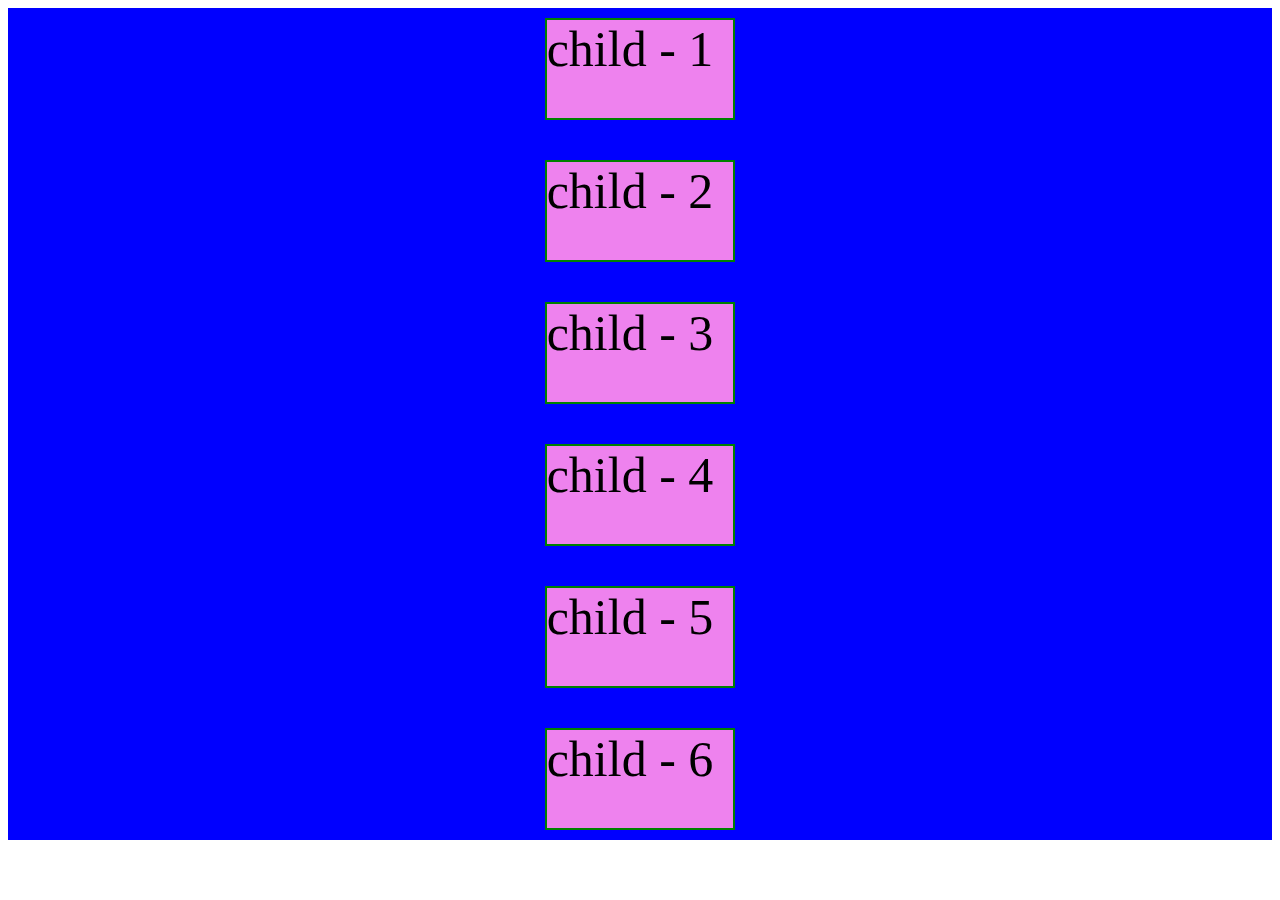
<file: Basic flex/index.html>
<!DOCTYPE html>
<html lang="en">
<head>
    <meta charset="UTF-8">
    <meta name="viewport" content="width=device-width, initial-scale=1.0">
    <title>Basic flex</title>
    <link rel="stylesheet" href="style/flex.css">
</head>
<body>
    <section class="parent" >

        <div class="child">child - 1</div>
        <div class="child">child - 2</div>
        <div class="child">child - 3</div>
        <div class="child">child - 4</div>
        <div class="child">child - 5</div>
        <div class="child">child - 6</div>
    </section>
</body>
</html>
</file>
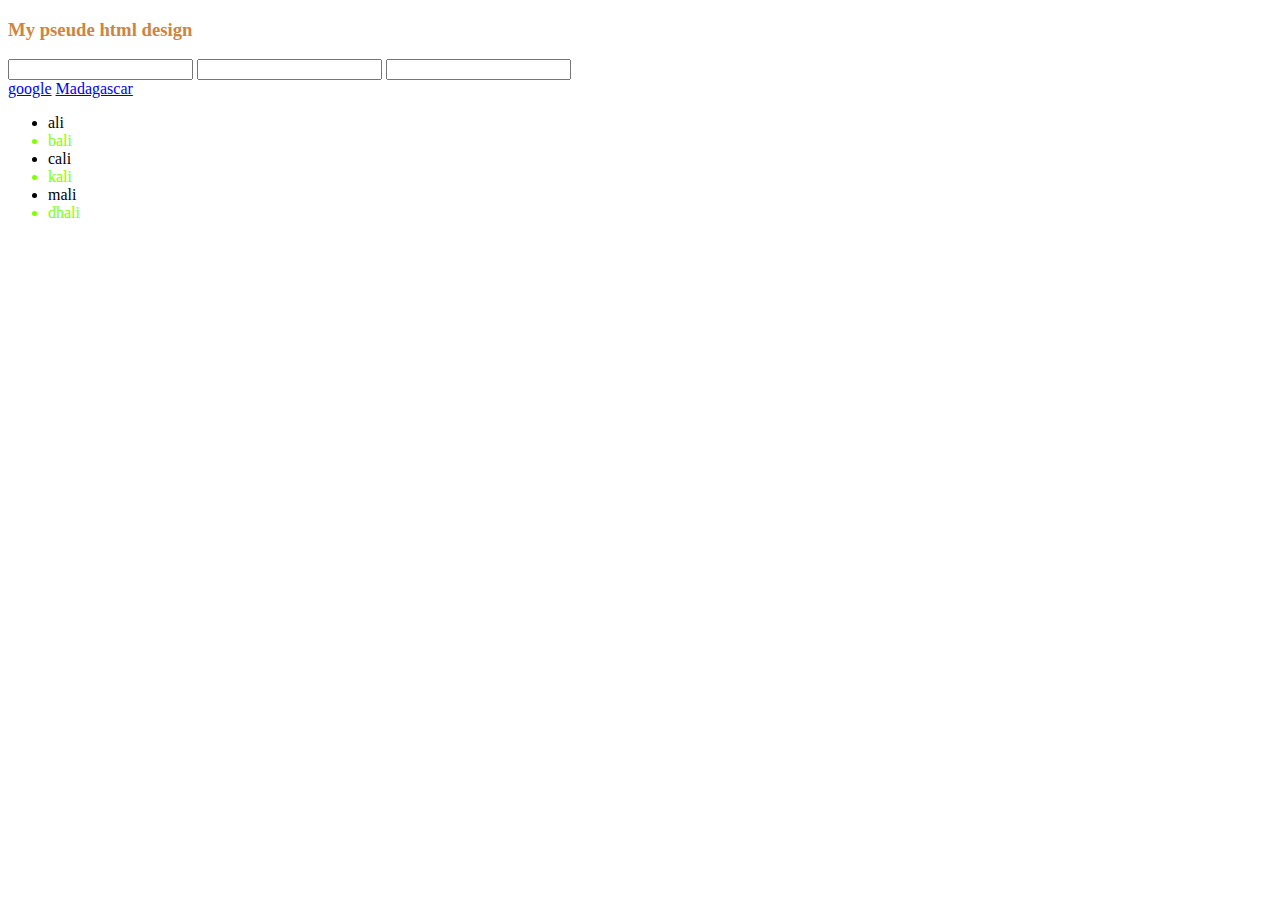
<file: pseudo-positon/pseudo.html>
<!DOCTYPE html>
<html lang="en">
<head>
    <meta charset="UTF-8">
    <meta name="viewport" content="width=device-width, initial-scale=1.0">
    <title>pseude design</title>
    <style>
        h3{
            color: peru;
        }
        /* hover means mouse over */
        h3:hover{
            color: tomato;
        }
        input:focus{
            color: blue;
            padding-left: 20px;
            outline: 0;
        }
        a:visited{
            color: black;
        }
        li:nth-child(2n){
            color: chartreuse;
        }
      
    </style>
</head>
<body>
    <h3>My pseude html design</h3>
    <input type="text">
    <input type="text">
    <input type="text">
    <br>
    <a href="https://www.google.com/">google</a>
    <a href="https://www.britannica.com/place/Madagascar">Madagascar</a>

    <ul>
        <li>ali</li>
        <li>bali</li>
        <li>cali</li>
        <li>kali</li>
        <li>mali</li>
        <li>dhali</li>
    </ul>
    
</body>
</html>
</file>
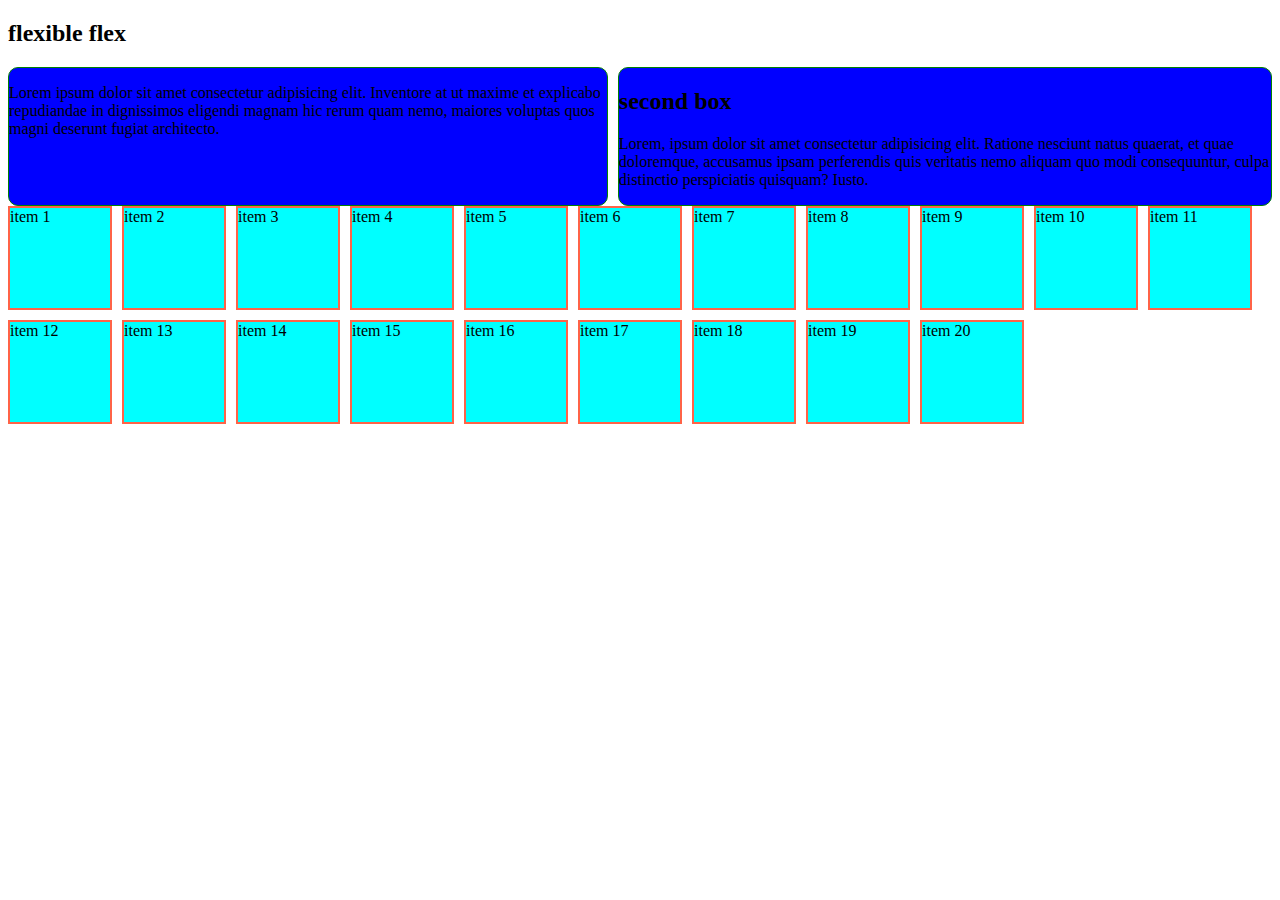
<file: simple responsive example/flex.html>
<!DOCTYPE html>
<html lang="en">
<head>
    <meta charset="UTF-8">
    <meta name="viewport" content="width=device-width, initial-scale=1.0">
    <title>simple resposnsive</title>
    <style>
        .contrainer {
            display: flex;
          gap: 10px;
        }
        .box{
            background-color: blue;
            border: 1px solid green;
            border-radius: 10px;
        }
        .contrainer2{
            display: flex;
            gap: 10px;
            flex-wrap: wrap;
        }
        .item{
            height: 100px;
            width: 100px;
            background-color: aqua;
            border: 2px solid tomato;
        }
        @media screen and (max-width: 576px) {
          .contrainer{
            flex-direction: column;
          }  
        }
    </style>
</head>
<body>
    <h2>flexible flex</h2>
    <div class="contrainer">
        <div class="box">
            <p>Lorem ipsum dolor sit amet consectetur adipisicing elit. Inventore at ut maxime et explicabo repudiandae in dignissimos eligendi magnam hic rerum quam nemo, maiores voluptas quos magni deserunt fugiat architecto.</p>
        </div>
        
        <div class="box">
              <h2>second box</h2>
              <p>Lorem, ipsum dolor sit amet consectetur adipisicing elit. Ratione nesciunt natus quaerat, et quae doloremque, accusamus ipsam perferendis quis veritatis nemo aliquam quo modi consequuntur, culpa distinctio perspiciatis quisquam? Iusto.</p>
        </div>
    </div>
    <div class="contrainer2">
        <div class="item">item 1</div>
        <div class="item">item 2</div>
        <div class="item">item 3</div>
        <div class="item">item 4</div>
        <div class="item">item 5</div>
        <div class="item">item 6</div>
        <div class="item">item 7</div>
        <div class="item">item 8</div>
        <div class="item">item 9</div>
        <div class="item">item 10</div>
        <div class="item">item 11</div>
        <div class="item">item 12</div>
        <div class="item">item 13</div>
        <div class="item">item 14</div>
        <div class="item">item 15</div>
        <div class="item">item 16</div>
        <div class="item">item 17</div>
        <div class="item">item 18</div>
        <div class="item">item 19</div>
        <div class="item">item 20</div>
    </div>
</body>
</html>
</file>
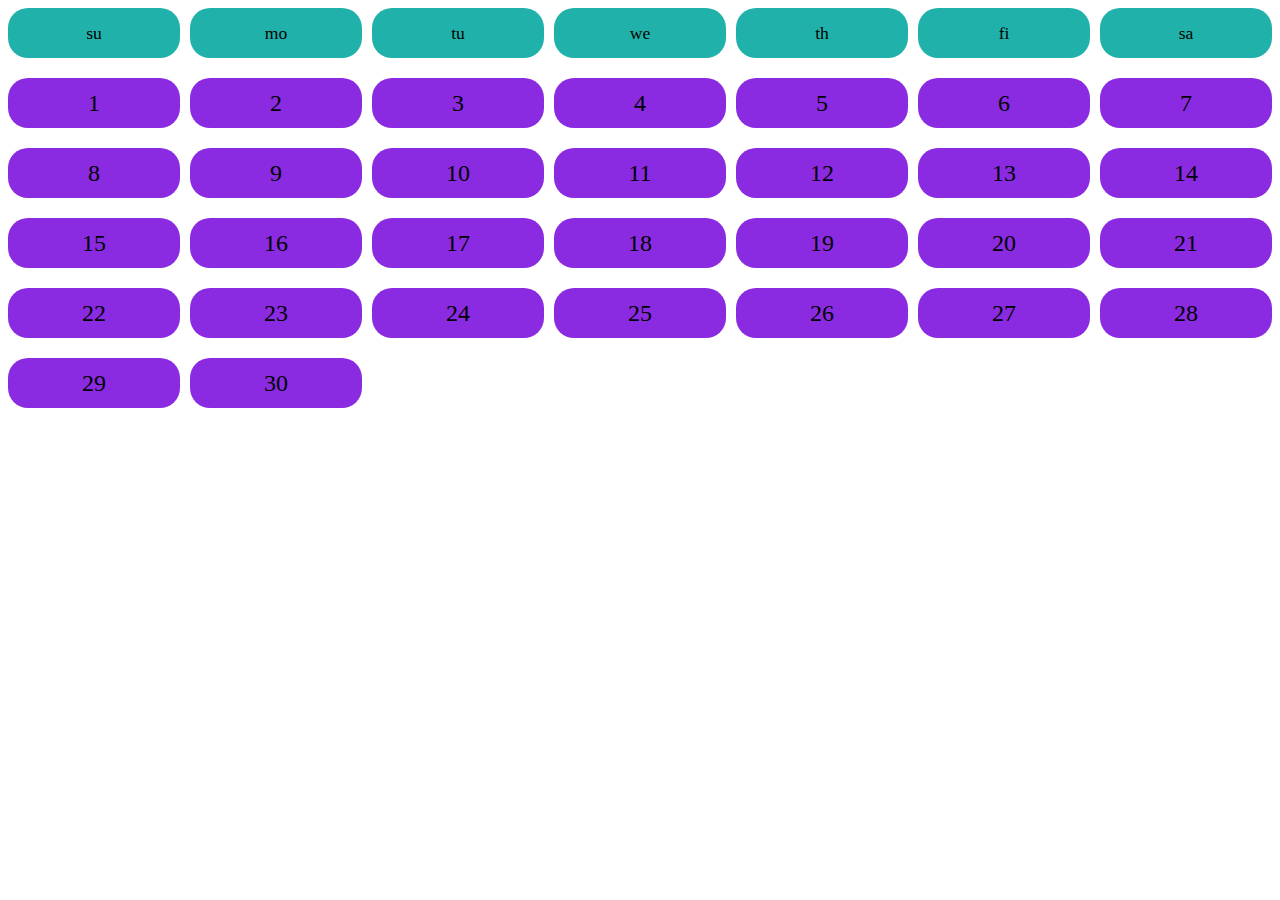
<file: simple responsive/calender.html>
<!DOCTYPE html>
<html lang="en">
<head>
    <meta charset="UTF-8">
    <meta name="viewport" content="width=device-width, initial-scale=1.0">
    <title>calender</title>
    <style>
        .calender{
            display: grid;
            grid-template-columns: repeat(7, 1fr);
            row-gap: 20px;
            column-gap: 10px;
           
        }
        .date, .day{
            display: flex;
            background-color: blueviolet;
            border-radius: 20px;
            height: 50px;
            justify-content: center;
            align-items: center;
            font-size: 1.5em;
        }
        .day{
            background-color: lightseagreen;
            font-size: 1.1em;
        }
    </style>
</head>
<body>
    <div class="calender">
        <div class="day">su</div>
        <div class="day">mo</div>
        <div class="day">tu</div>
        <div class="day">we</div>
        <div class="day">th</div>
        <div class="day">fi</div>
        <div class="day">sa</div>
        <div class="date">1</div>
        <div class="date">2</div>
        <div class="date">3</div>
        <div class="date">4</div>
        <div class="date">5</div>
        <div class="date">6</div>
        <div class="date">7</div>
        <div class="date">8</div>
        <div class="date">9</div>
        <div class="date">10</div>
        <div class="date">11</div>
        <div class="date">12</div>
        <div class="date">13</div>
        <div class="date">14</div>
        <div class="date">15</div>
        <div class="date">16</div>
        <div class="date">17</div>
        <div class="date">18</div>
        <div class="date">19</div>
        <div class="date">20</div>
        <div class="date">21</div>
        <div class="date">22</div>
        <div class="date">23</div>
        <div class="date">24</div>
        <div class="date">25</div>
        <div class="date">26</div>
        <div class="date">27</div>
        <div class="date">28</div>
        <div class="date">29</div>
        <div class="date">30</div>
    </div>
</body>
</html>
</file>
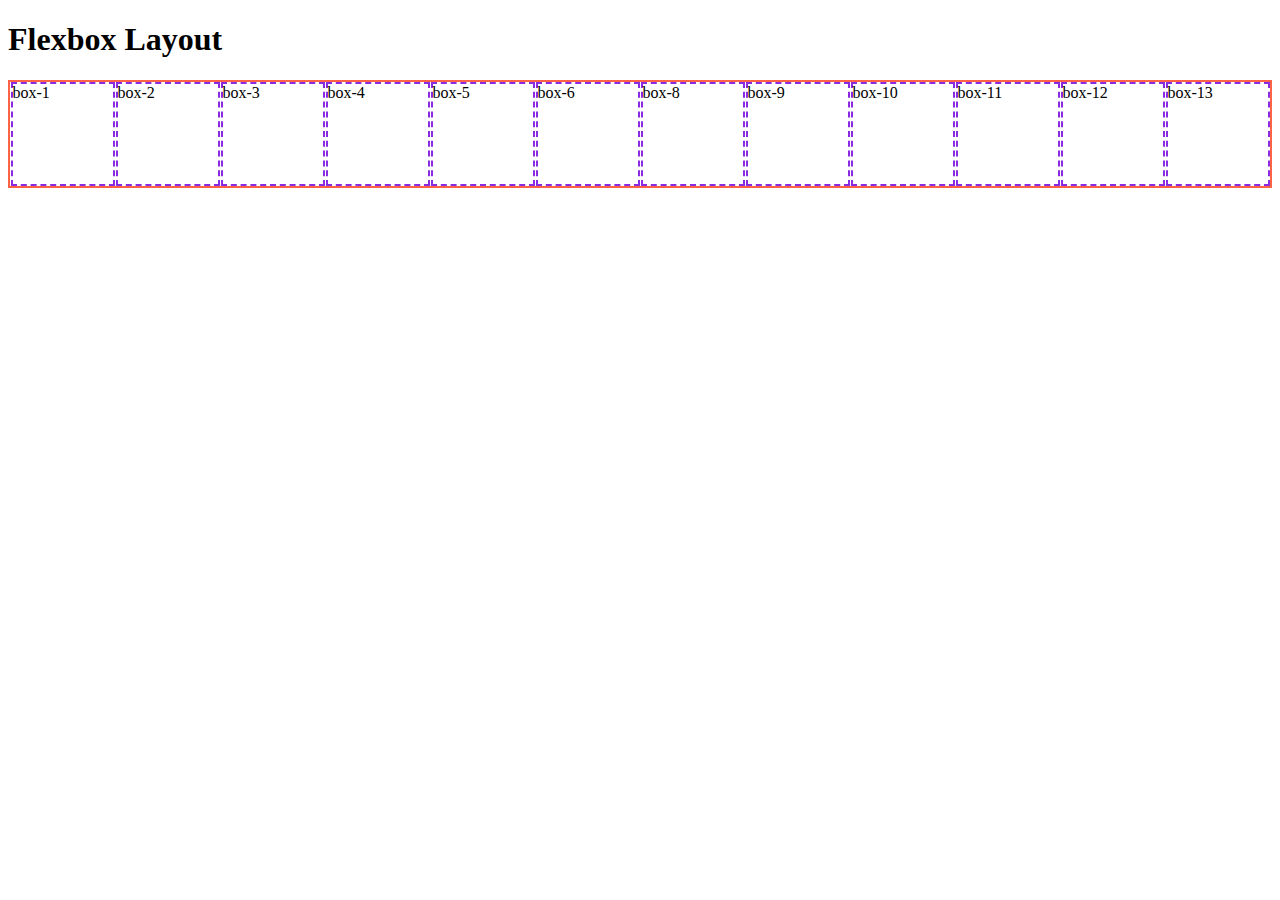
<file: simple responsive/flexbox.html>
<!DOCTYPE html>
<html lang="en">
<head>
    <meta charset="UTF-8">
    <meta name="viewport" content="width=device-width, initial-scale=1.0">
    <title>Flexbox</title>
    <style>
        .contrainer{
            border: 2px solid tomato;
            display: flex;
            justify-content: space-around;
            flex-wa
        }
        .box{
            height: 100px;
            width: 100px;
            border: 2px dashed blueviolet;
        }
    </style>
</head>
<body>
    <h1>Flexbox Layout</h1>
    <div class="contrainer">
        <div class="box">box-1</div>
        <div class="box">box-2</div>
        <div class="box">box-3</div>
        <div class="box">box-4</div>
        <div class="box">box-5</div>
        <div class="box">box-6</div>
        <div class="box">box-8</div>
        <div class="box">box-9</div>
        <div class="box">box-10</div>
        <div class="box">box-11</div>
        <div class="box">box-12</div>
        <div class="box">box-13</div>
    </div>

    
</body>
</html>
</file>
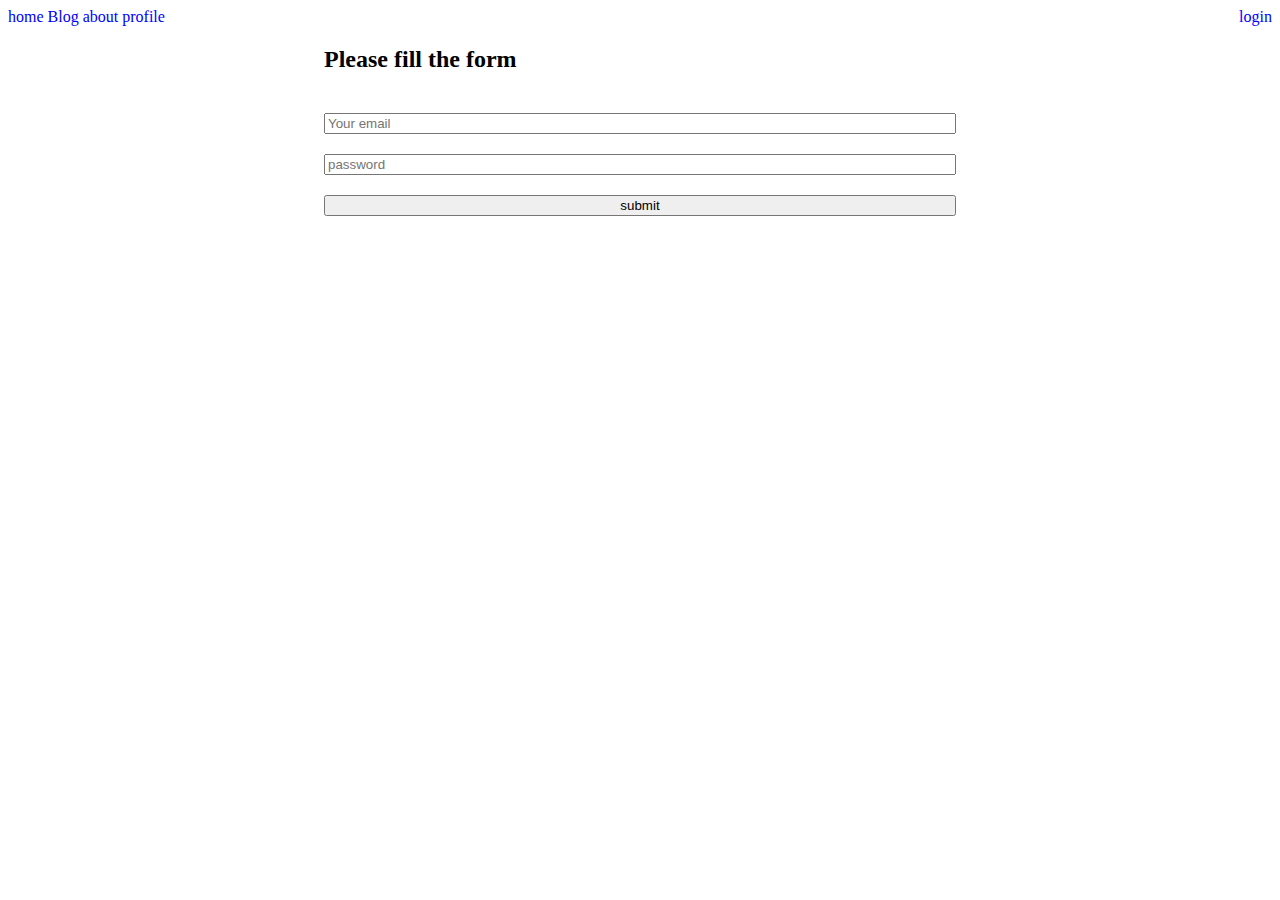
<file: simple responsive/from.html>
<!DOCTYPE html>
<html lang="en">
<head>
    <meta charset="UTF-8">
    <meta name="viewport" content="width=device-width, initial-scale=1.0">
    <title>From</title>
    <style>
        nav{
            display: flex;
            justify-content: space-between;
        }
        nav a{
            color: blue;
            text-decoration: none;
              }
              .login-from{
                display: flex;
                flex-direction: column;
                width: 50%;
              }
              .login-from input{
                display: flex;
               margin-top: 20px;
               
              }
              .login-contrainer{
                display: flex;
                justify-content: center;
                height: 90vh;
              }
    </style>
</head>
<body>
    <nav>
       <div>
        
        <a href="">home</a>
        <a href="">Blog</a>
        <a href="">about</a>
        <a href="">profile</a>
       </div>
        <a href="">login</a>
    </nav>
  <section class="login-contrainer">
    <form class="login-from">
        <h2>Please fill the form</h2>
        <input type="email" name="email" id="" placeholder="Your email"required>
        <input type="password" name="password" id="" placeholder="password" required>
        <input type="submit" value="submit">
    </form>
  </section>
    
</body>
</html>
</file>
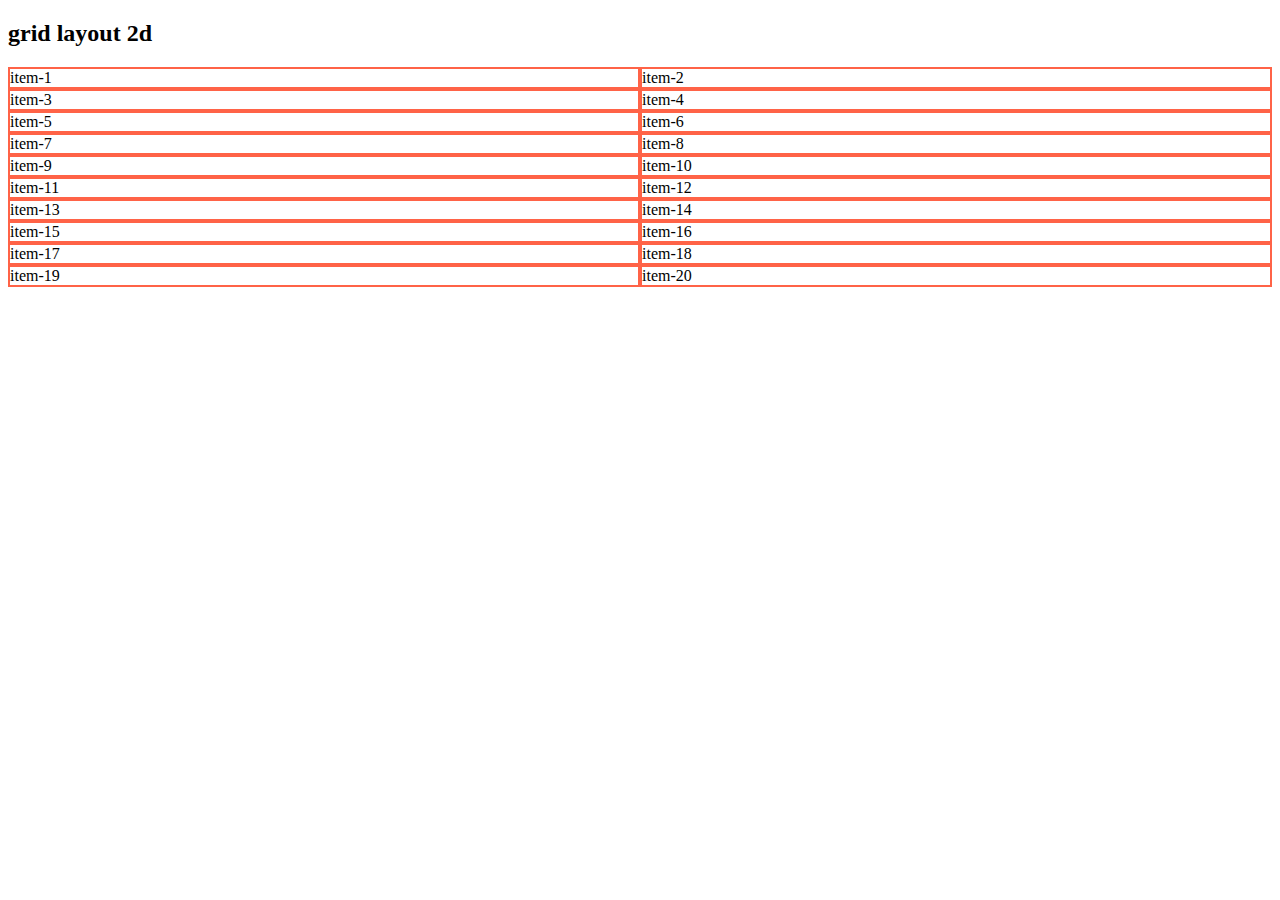
<file: simple responsive/grid.html>
<!DOCTYPE html>
<html lang="en">
<head>
    <meta charset="UTF-8">
    <meta name="viewport" content="width=device-width, initial-scale=1.0">
    <title>Grid Layout</title>
    <style>
        .contrainer{
            display: grid;
    grid-template-columns: 100px 200px;
    grid-template-columns: repeat(2, 9fr); 2fr;
        }
        .item{
            border: 2px solid tomato;
        }
    </style>
</head>
<body>
    <h2>grid layout 2d</h2>
    <div class="contrainer">
        <div class="item">item-1</div>
        <div class="item">item-2</div>
        <div class="item">item-3</div>
        <div class="item">item-4</div>
        <div class="item">item-5</div>
        <div class="item">item-6</div>
        <div class="item">item-7</div>
        <div class="item">item-8</div>
        <div class="item">item-9</div>
        <div class="item">item-10</div>
        <div class="item">item-11</div>
        <div class="item">item-12</div>
        <div class="item">item-13</div>
        <div class="item">item-14</div>
        <div class="item">item-15</div>
        <div class="item">item-16</div>
        <div class="item">item-17</div>
        <div class="item">item-18</div>
        <div class="item">item-19</div>
        <div class="item">item-20</div>
    </div>
</body>
</html>
</file>
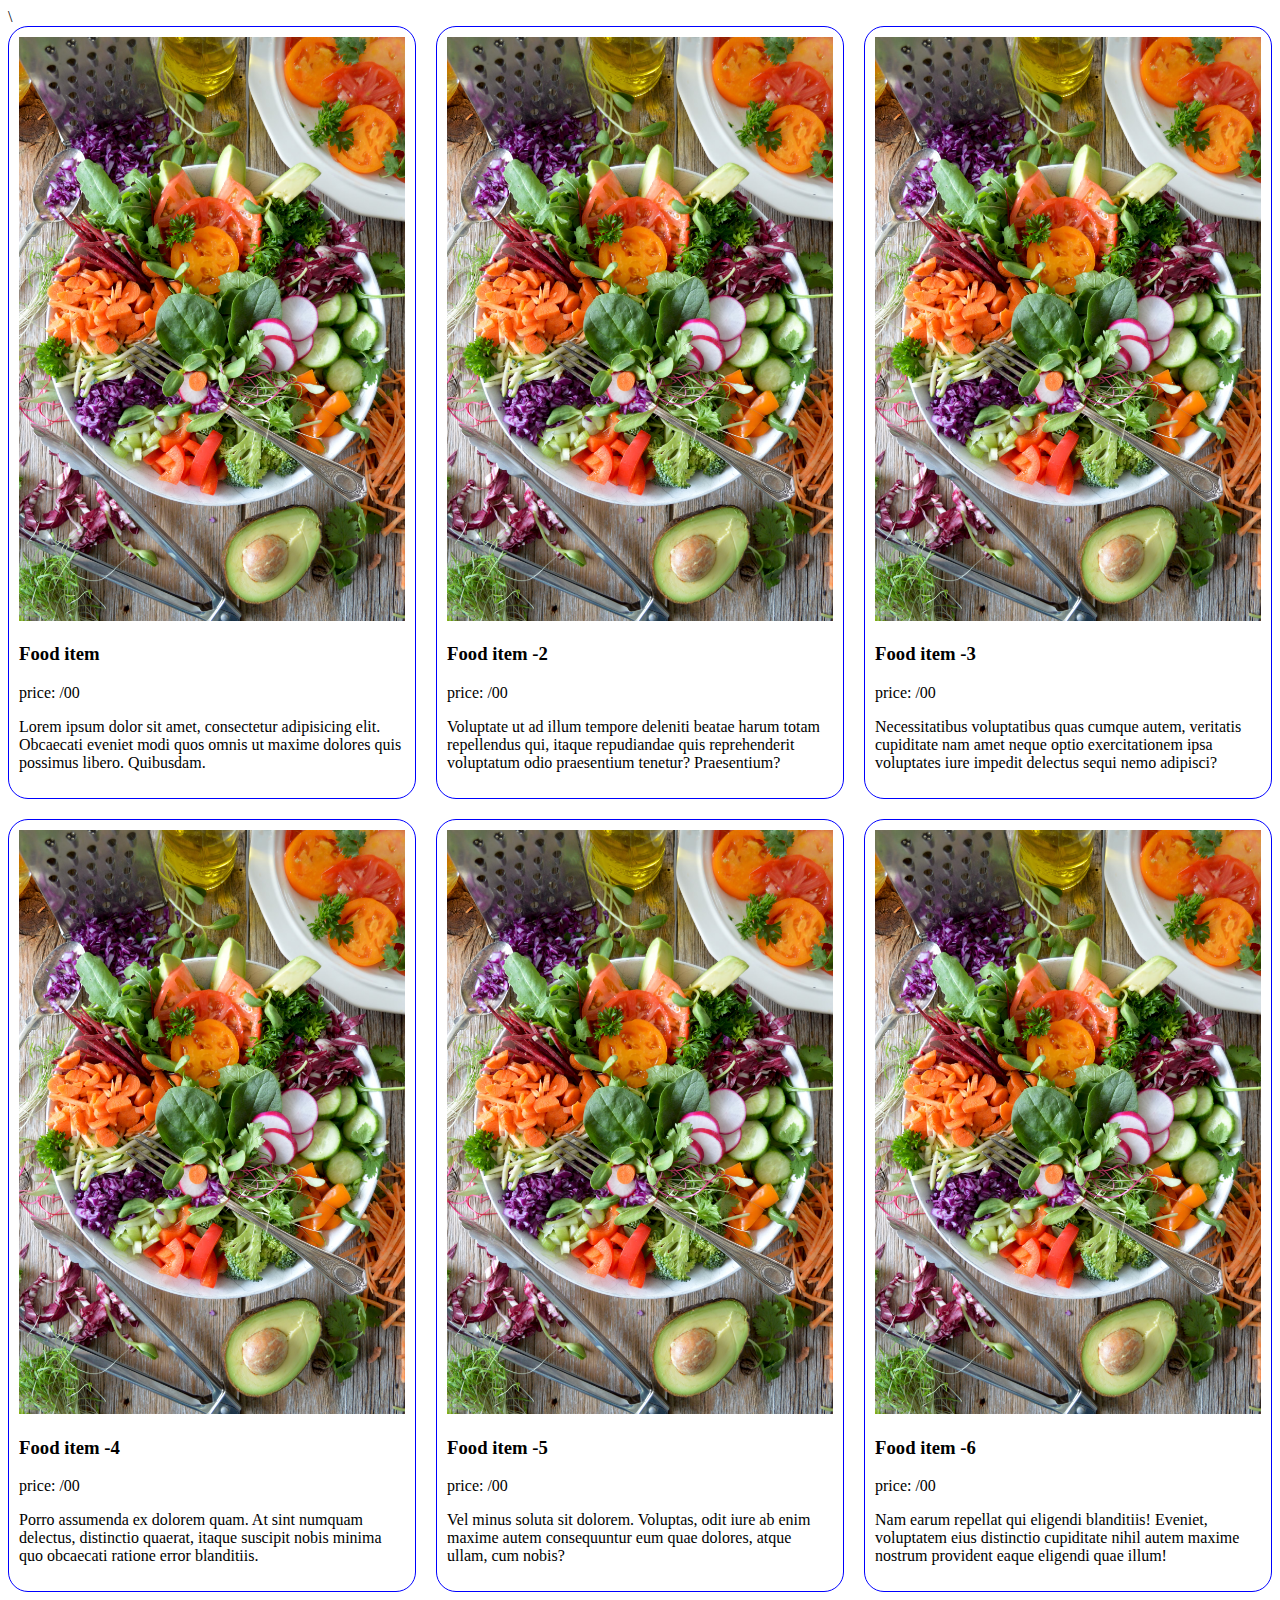
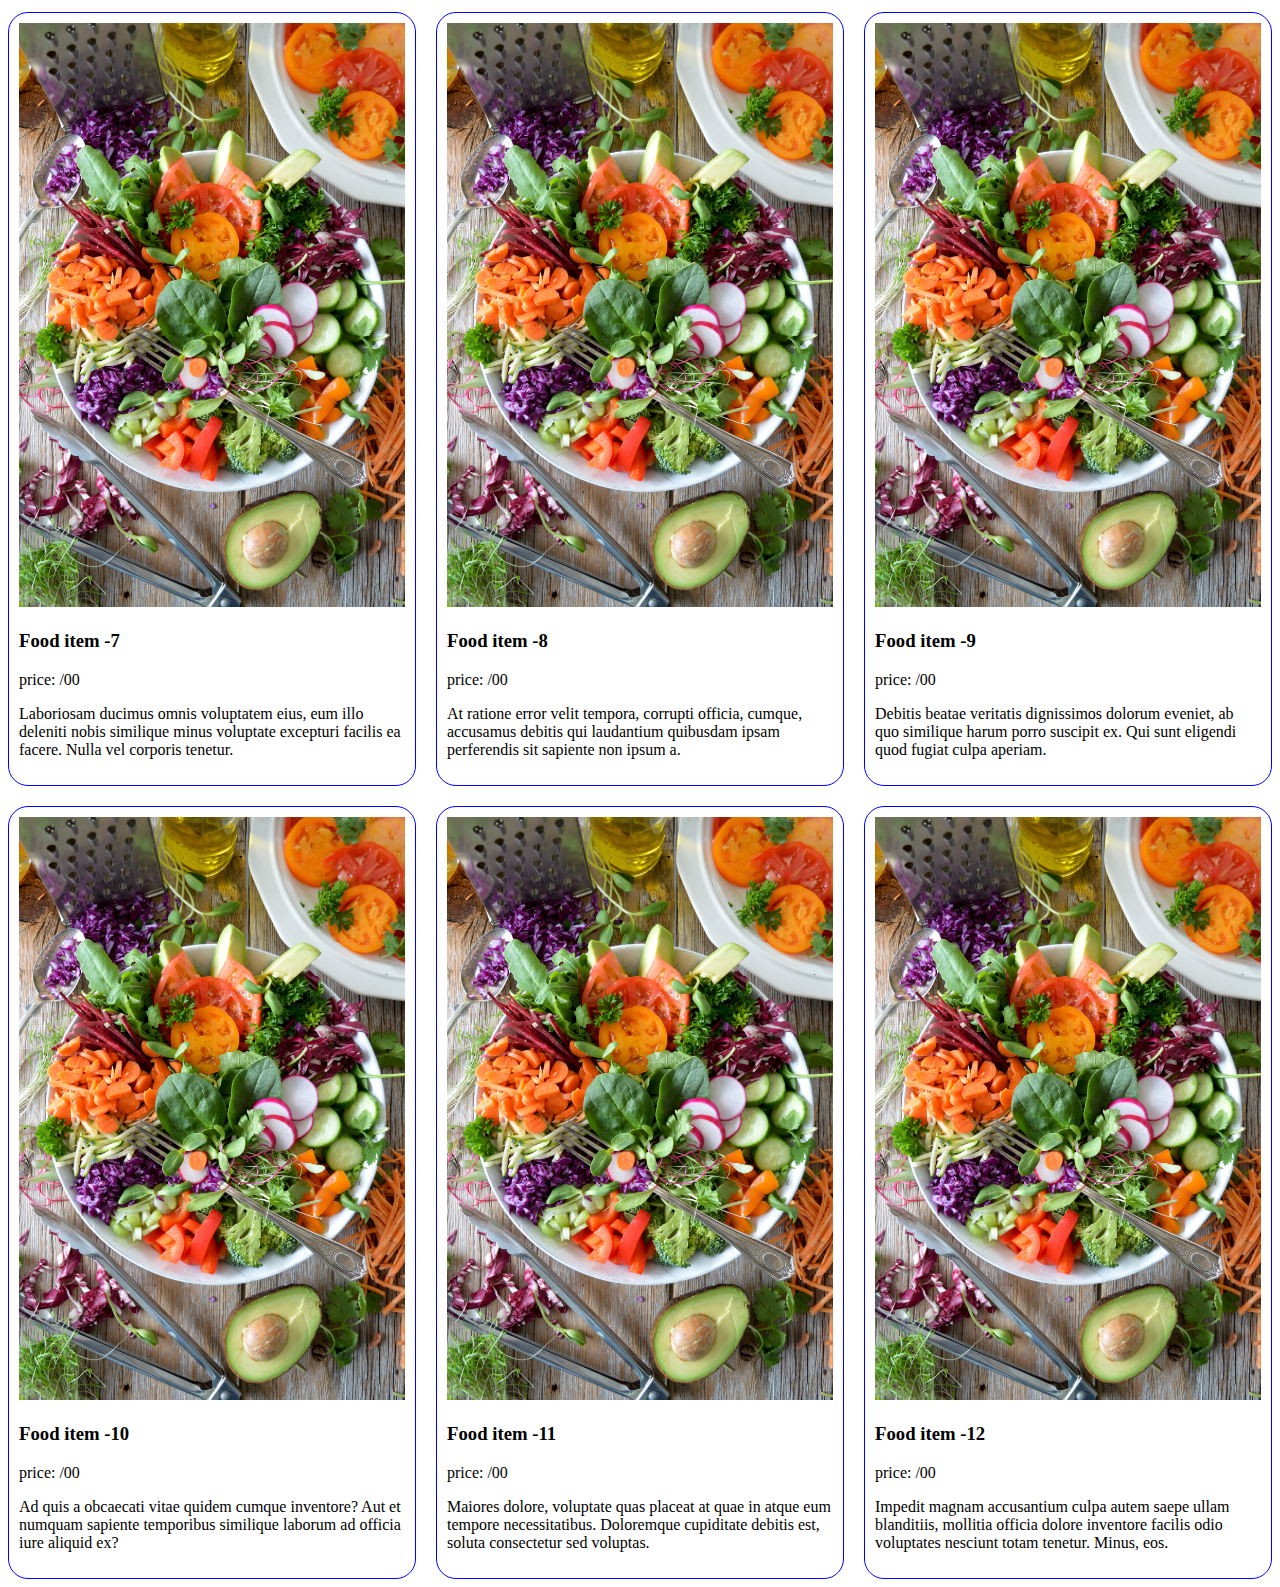
<file: simple responsive/media.html>
<!DOCTYPE html>
<html lang="en">
<head>
    <meta charset="UTF-8">
    <meta name="viewport" content="width=device-width, initial-scale=1.0">
    <title>media html</title>\
    <style>
        .contrainer{
       display: grid;
       grid-template-columns: repeat(3, 1fr);
       gap: 20px;
        }
        .food{
    border: 1px solid blue;
    padding: 10px;
    border-radius: 20px;
        }
        .food img{
            width: 100%;
        }
        @media screen and (max-width:576px) {
        .contrainer{
            grid-template-columns: repeat(1, 1fr);
        }    
        }
    </style>
</head>
<body>
    <!-- .contrainer>.food*12>img[src="image/food.avif"]+h3{Food item -$}+p{price: /00}+p>lorem50 -->
    <div class="contrainer">
        <div class="food">
            <img src="image/food.avif" alt="">
            <h3>Food item</h3>
            <p>price: /00</p>
            <p>Lorem ipsum dolor sit amet, consectetur adipisicing elit. Obcaecati eveniet modi quos omnis ut maxime dolores quis possimus libero. Quibusdam.</p>
        </div>
        <div class="food">
            <img src="image/food.avif" alt="">
            <h3>Food item -2</h3>
            <p>price: /00</p>
            <p>Voluptate ut ad illum tempore deleniti beatae harum totam repellendus qui, itaque repudiandae quis reprehenderit voluptatum odio praesentium tenetur? Praesentium?</p>
        </div>
        <div class="food">
            <img src="image/food.avif" alt="">
            <h3>Food item -3</h3>
            <p>price: /00</p>
            <p>Necessitatibus voluptatibus quas cumque autem, veritatis cupiditate nam amet neque optio exercitationem ipsa voluptates iure impedit delectus sequi nemo adipisci?</p>
        </div>
        <div class="food">
            <img src="image/food.avif" alt="">
            <h3>Food item -4</h3>
            <p>price: /00</p>
            <p>Porro assumenda ex dolorem quam. At sint numquam delectus, distinctio quaerat, itaque suscipit nobis minima quo obcaecati ratione error blanditiis.</p>
        </div>
        <div class="food">
            <img src="image/food.avif" alt="">
            <h3>Food item -5</h3>
            <p>price: /00</p>
            <p>Vel minus soluta sit dolorem. Voluptas, odit iure ab enim maxime autem consequuntur eum quae dolores, atque ullam, cum nobis?</p>
        </div>
        <div class="food">
            <img src="image/food.avif" alt="">
            <h3>Food item -6</h3>
            <p>price: /00</p>
            <p>Nam earum repellat qui eligendi blanditiis! Eveniet, voluptatem eius distinctio cupiditate nihil autem maxime nostrum provident eaque eligendi quae illum!</p>
        </div>
        <div class="food">
            <img src="image/food.avif" alt="">
            <h3>Food item -7</h3>
            <p>price: /00</p>
            <p>Laboriosam ducimus omnis voluptatem eius, eum illo deleniti nobis similique minus voluptate excepturi facilis ea facere. Nulla vel corporis tenetur.</p>
        </div>
        <div class="food">
            <img src="image/food.avif" alt="">
            <h3>Food item -8</h3>
            <p>price: /00</p>
            <p>At ratione error velit tempora, corrupti officia, cumque, accusamus debitis qui laudantium quibusdam ipsam perferendis sit sapiente non ipsum a.</p>
        </div>
        <div class="food">
            <img src="image/food.avif" alt="">
            <h3>Food item -9</h3>
            <p>price: /00</p>
            <p>Debitis beatae veritatis dignissimos dolorum eveniet, ab quo similique harum porro suscipit ex. Qui sunt eligendi quod fugiat culpa aperiam.</p>
        </div>
        <div class="food">
            <img src="image/food.avif" alt="">
            <h3>Food item -10</h3>
            <p>price: /00</p>
            <p>Ad quis a obcaecati vitae quidem cumque inventore? Aut et numquam sapiente temporibus similique laborum ad officia iure aliquid ex?</p>
        </div>
        <div class="food">
            <img src="image/food.avif" alt="">
            <h3>Food item -11</h3>
            <p>price: /00</p>
            <p>Maiores dolore, voluptate quas placeat at quae in atque eum tempore necessitatibus. Doloremque cupiditate debitis est, soluta consectetur sed voluptas.</p>
        </div>
        <div class="food">
            <img src="image/food.avif" alt="">
            <h3>Food item -12</h3>
            <p>price: /00</p>
            <p>Impedit magnam accusantium culpa autem saepe ullam blanditiis, mollitia officia dolore inventore facilis odio voluptates nesciunt totam tenetur. Minus, eos.</p>
        </div>
    </div>
</body>
</html>
</file>
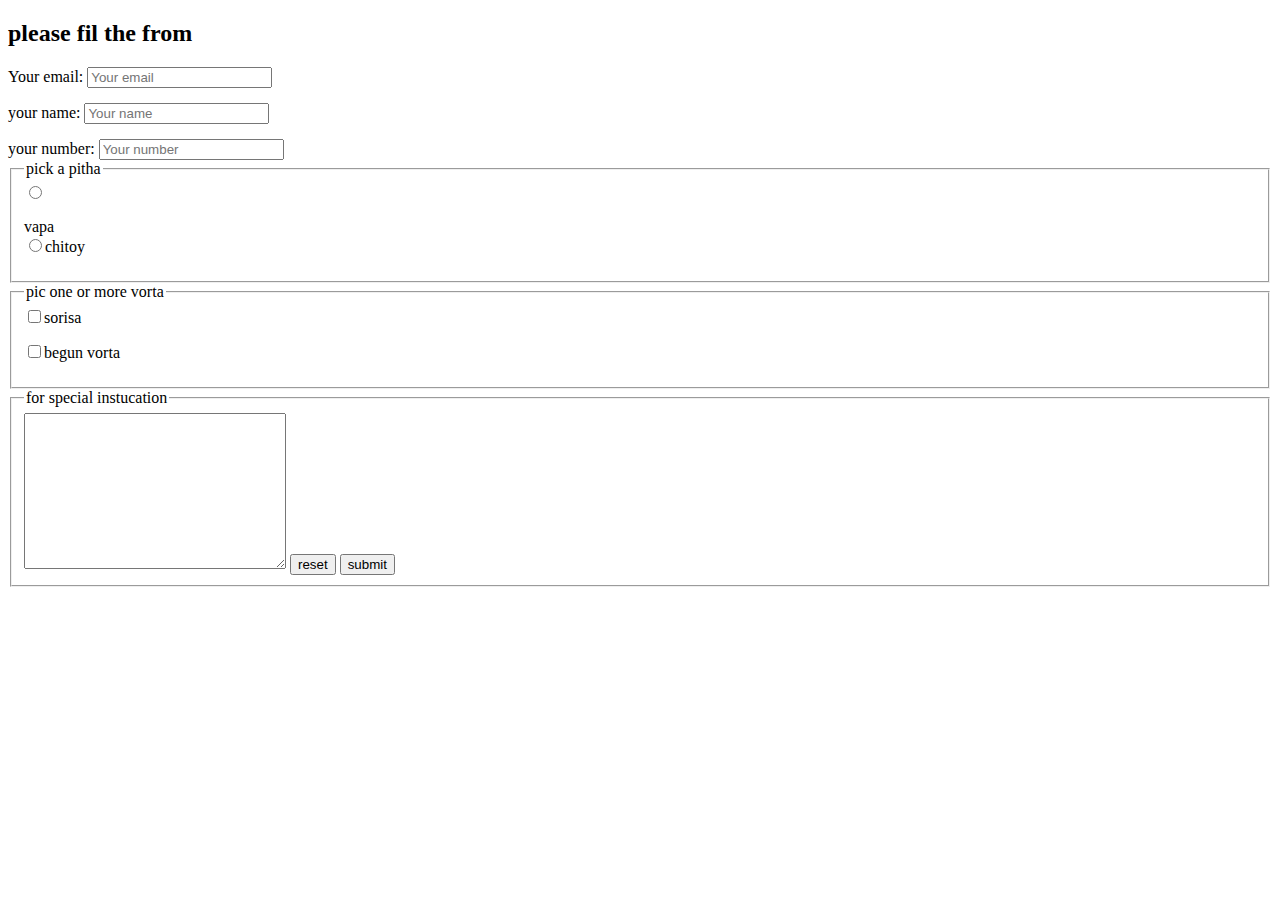
<file: to website/from.html>
<!DOCTYPE html>
<html lang="en">
<head>
    <meta charset="UTF-8">
    <meta name="viewport" content="width=device-width, initial-scale=1.0">
    <title>Pithe puli</title>
    <style>
        label{
            display: block;
            margin-bottom: 15px;
        }
        label>fieldset>legend{
            display: block;
        }
    </style>
</head>
<body>
   <header>
    
   </header>
   <main>
    <section>
        <h2>please fil the from</h2>
        <form>
            <label for="email"></label>Your email:
            <input type="email" name="" id="Your email" placeholder="Your email">
            <label for=""></label> your name:
            <input type="text" placeholder="Your name">
            <label for="phone"></label>your number:
            <input type="number" name="" id="phone number" placeholder="Your number">
            <fieldset>
                <legend>pick a pitha</legend>
                <label for="vapa">
                    <input type="radio" name="pitha" id="vapa">
                </label>vapa
                <label for="chitoy">
                    <input type="radio" name="
                    pithe" id="">chitoy
                </label>
            </fieldset>
            <fieldset>
                <legend>pic one or more vorta</legend>
                <label >
                    <label for="vorta">
                        <input type="checkbox" name="vorta" 
                        id="sorisa">sorisa
                    </label>
                    <label for="vorta">
                        <input type="checkbox" name="vorta" 
                        id="begun vorta">begun vorta
                    </label>
                </label>
            </fieldset>
            <fieldset>
                <legend>for special instucation</legend>
                <textarea name="" id="" cols="30" rows="10"></textarea>
                <input type="reset" value="reset">
                <input type="submit" value="submit">
            </fieldset>
           
        </form>
    </section>

   </main>
   <footer>

   </footer>
</body>
</html>
</file>
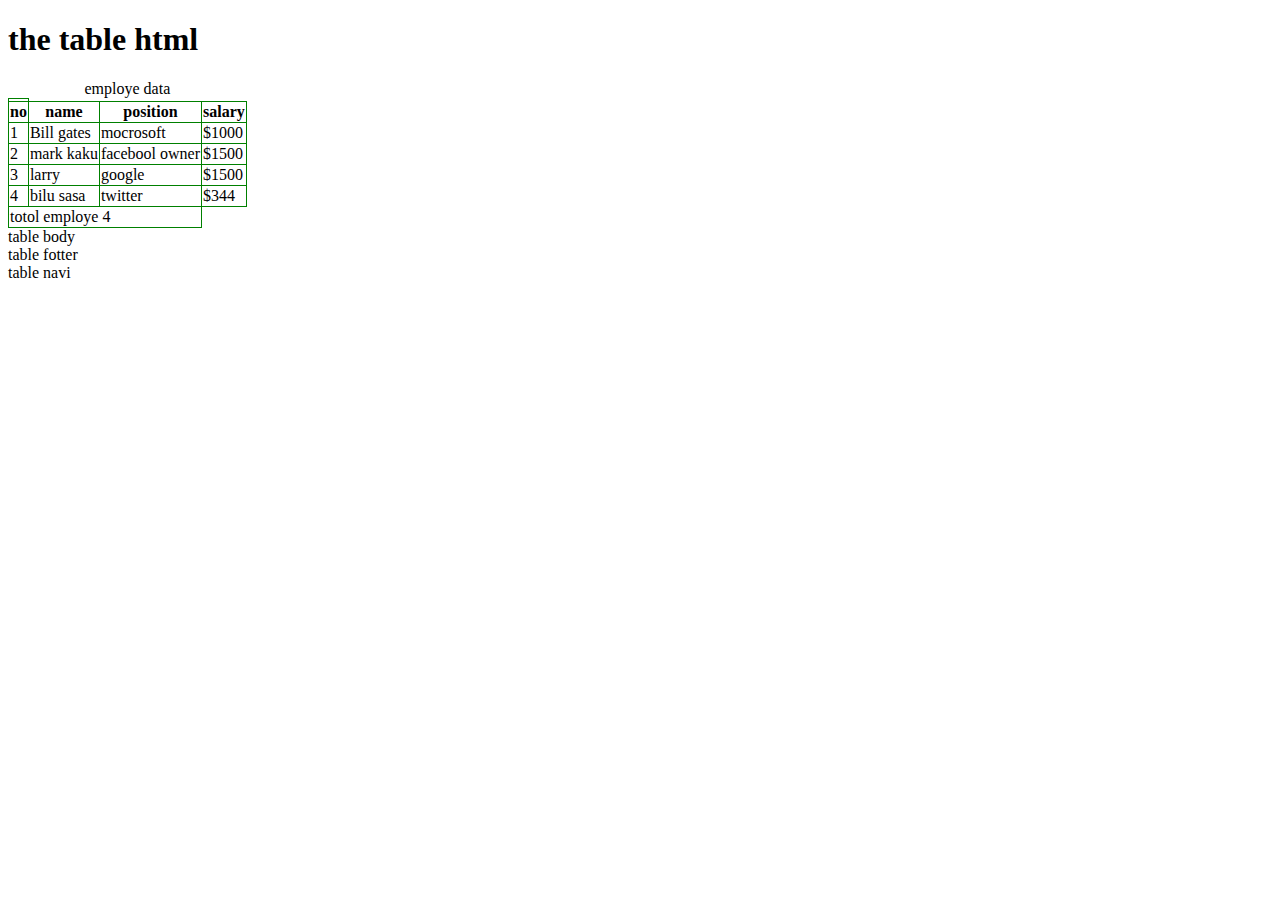
<file: to website/table.html>
<!DOCTYPE html>
<html lang="en">
<head>
    <meta charset="UTF-8">
    <meta name="viewport" content="width=device-width, initial-scale=1.0">
    <title>My table html</title>
    <style>
        table{
            border-collapse: collapse;
        }
        td, th{
            border: 1px solid green;
        }
    </style>
<body>
    <h1>the table html</h1>
    <table>
        <caption>employe data</caption>
        <th>

        </th>
        <tbody> 
            <tr>
                <th>no</th>
                <th>name</th>
                <th>position</th>
                <th>salary</th>
            </tr>
            <tr>
                <td>1</td>
                <td>Bill gates</td>
                <td>mocrosoft</td>
                <td>$1000</td>
            </tr>
            <tr>
                <td>2</td>
                <td>mark kaku</td>
                <td>facebool owner</td>
                <td>$1500</td>
            </tr>
            <tr>
                <td>3</td>
                <td>larry</td>
                <td>google</td>
                <td>$1500</td>
            </tr>
            <tr>
                <td>4</td>
                <td>bilu sasa</td>
                <td>twitter</td>
                <td>$344</td>
            </tr>
        </tbody>
        <tfoot>
            <tr>
                <td colspan="3">totol employe 4</td>
            </tr>

        </tfoot>
    </table>
  <main><li>
    table body
</li>
<li>table fotter</li>
<li>table navi</l</main>

    
</body>
</html>
</file>
<file: Basic flex/style/flex.css>
.parent{
    background-color: blue;
    display: flex;
    gap: 20px;
    /* justify-self: start; */
    align-items: start;
    flex-direction: column;
    align-items: center;
}
.child{
    border: 2px solid green;
    background-color: violet;
    padding-bottom: 40px;
    font-size: 50px;
   margin: 10px;
   
   padding-right: 20px;
}
</file>
